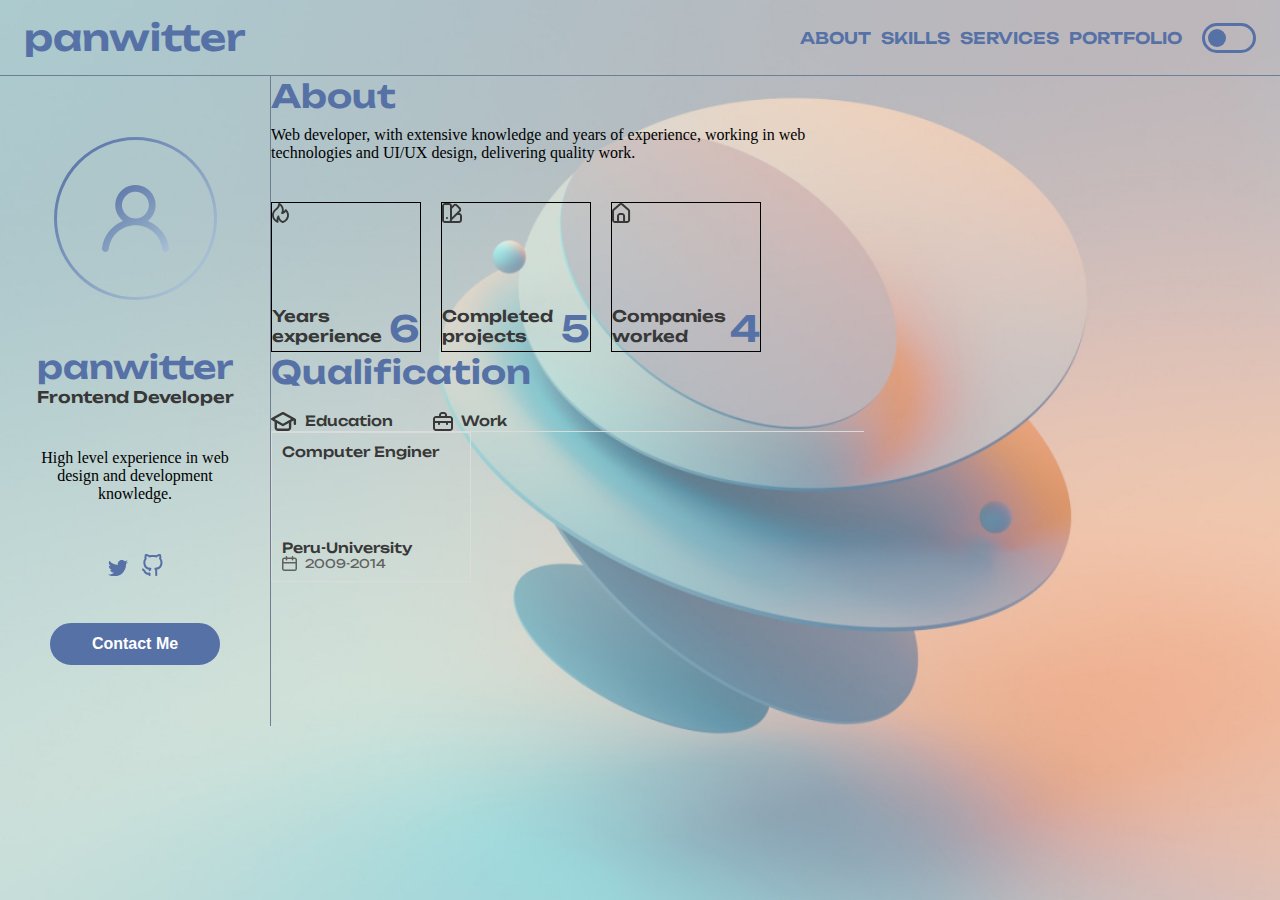
<file: index.html>
<!DOCTYPE html>
<html lang="ru">
  <head>
    <meta charset="UTF-8" />
    <meta name="viewport" content="width=device-width, initial-scale=1.0" />
    <title>картон</title>
    <link rel="stylesheet" href="./assets/css/style.css" />
    <script defer src="./assets/js/index.js"></script>
  </head>

  <body class="wrapper">
    <header class="header">
      <h1>panwitter</h1>
      <nav class="navigation">
        <div class="navigation-menu">
          <h3>ABOUT</h3>
          <h3>SKILLS</h3>
          <h3>SERVICES</h3>
          <h3>PORTFOLIO</h3>
        </div>
        <label for="switch" class="light-switch">
          <input type="checkbox" id="switch" />
          <div for="switch" class="switcher"></div>
        </label>
      </nav>
    </header>
    <main class="main">
      <aside class="sidebar">
        <div class="sidebar-profile">
          <img src="./assets/img/profileicon.svg" alt="" />
        </div>
        <div class="sidebar-tilte">
          <h2>panwitter</h2>
          <h4>Frontend Developer</h4>
        </div>
        <p>High level experience in web design and development knowledge.</p>
        <div class="sidebar-links">
          <img src="./assets/img/twittericon.svg" alt="" />
          <img src="./assets/img/github.svg" alt="" />
        </div>
        <div>
          <button class="btn-contact">Contact Me</button>
        </div>
      </aside>
      <main class="page-about">
        <section class="page-about_about">
          <div class="about_titles">
            <h2>About</h2>
            <p>
              Web developer, with extensive knowledge and years of experience,
              working in web technologies and UI/UX design, delivering quality
              work.
            </p>
            <div class="about_card-list">
              <article class="about-card-item">
                <img src="./assets/img/fire.svg" alt="" />
                <footer class="about-card-item_footer">
                  <h4>Years experience</h4>
                  <h1>6</h1>
                </footer>
              </article>
              <article class="about-card-item">
                <img src="./assets/img/projects.svg" alt="" />
                <footer class="about-card-item_footer">
                  <h4>Completed projects</h4>
                  <h1>5</h1>
                </footer>
              </article>
              <article class="about-card-item">
                <img src="./assets/img/home.svg" alt="" />
                <footer class="about-card-item_footer">
                  <h4>Companies worked</h4>
                  <h1>4</h1>
                </footer>
              </article>
            </div>
          </div>
        </section>
        <section class="page-about_qualification">
          <h2>Qualification</h2>
          <div class="page-about__choice-block">
            <div id="education" class="page-about__btn">
              <img src="./assets/img/education.svg" alt="" />
              <h5>Education</h5>
            </div>
            <div id="work" class="page-about__btn">
              <img src="./assets/img/workicon.svg" alt="" />
              <h5>Work</h5>
            </div>
          </div>

          <div class="page-about_profile-list">
            <article class="profile-item">
              <h5>Computer Enginer</h5>
              <div class="profile-item_bottom">
                <h5>Peru-University</h5>
                <div class="profile-item_date">
                  <img src="./assets/img/calendar.svg" alt="" />
                  <h6>2009-2014</h6>
                </div>
              </div>
            </article>
          </div>
        </section>
      </main>
    </main>
  </body>
</html>
</file>
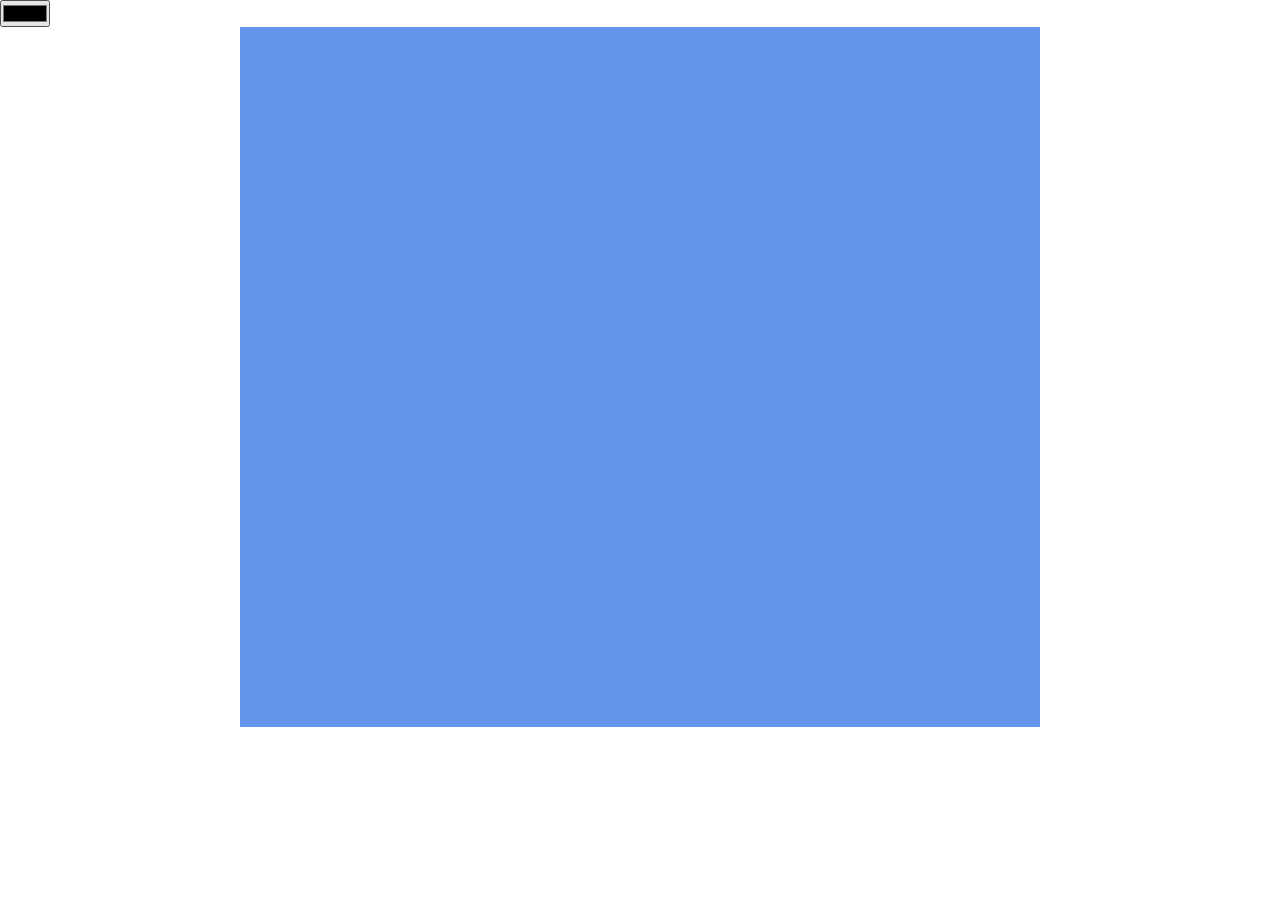
<file: whatahell/index.html>
<!DOCTYPE html>
<html lang="en">
  <head>
    <meta charset="UTF-8" />
    <meta name="viewport" content="width=device-width, initial-scale=1.0" />
    <link rel="stylesheet" href="./style.css" />
    <script defer src="./index.js"></script>
    <title>Document</title>
  </head>
  <body>
    <input id="color" type="color">
    <div class="bigbox"></div>
    </div>
  </body>
</html>
</file>
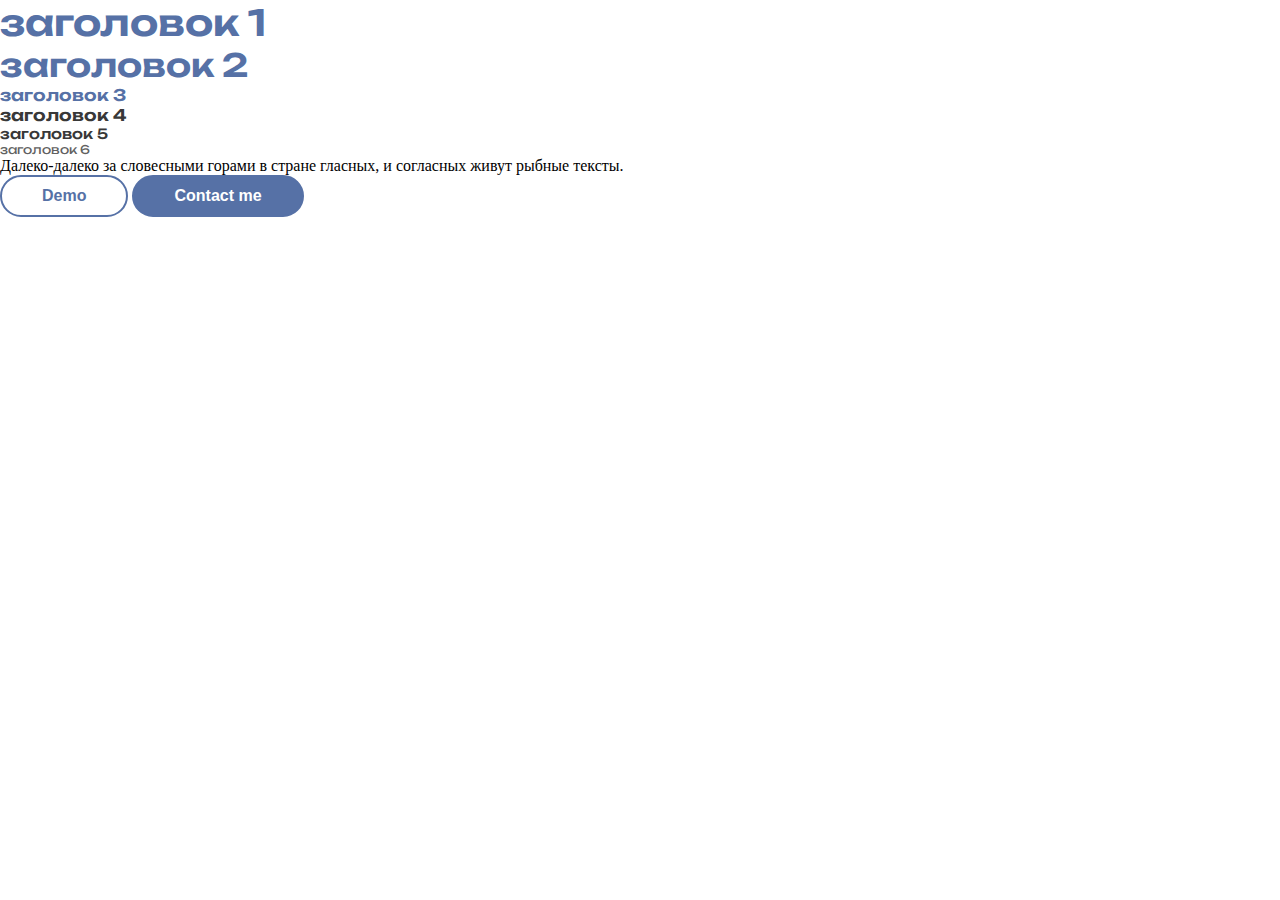
<file: normolize.html>
<!DOCTYPE html>
<html lang="en">
  <head>
    <meta charset="UTF-8" />
    <meta name="viewport" content="width=device-width, initial-scale=1.0" />
    <title>Document</title>
    <link rel="stylesheet" href="./assets/css/style.css" />
  </head>
  <body>
    <h1>заголовок 1</h1>
    <h2>заголовок 2</h2>
    <h3>заголовок 3</h3>
    <h4>заголовок 4</h4>
    <h5>заголовок 5</h5>
    <h6>заголовок 6</h6>
    <p>
      Далеко-далеко за словесными горами в стране гласных, и согласных живут
      рыбные тексты.
    </p>
    <button class="btn-demo">Demo</button>
    <button class="btn-contact">Contact me</button>
  </body>
</html>
</file>
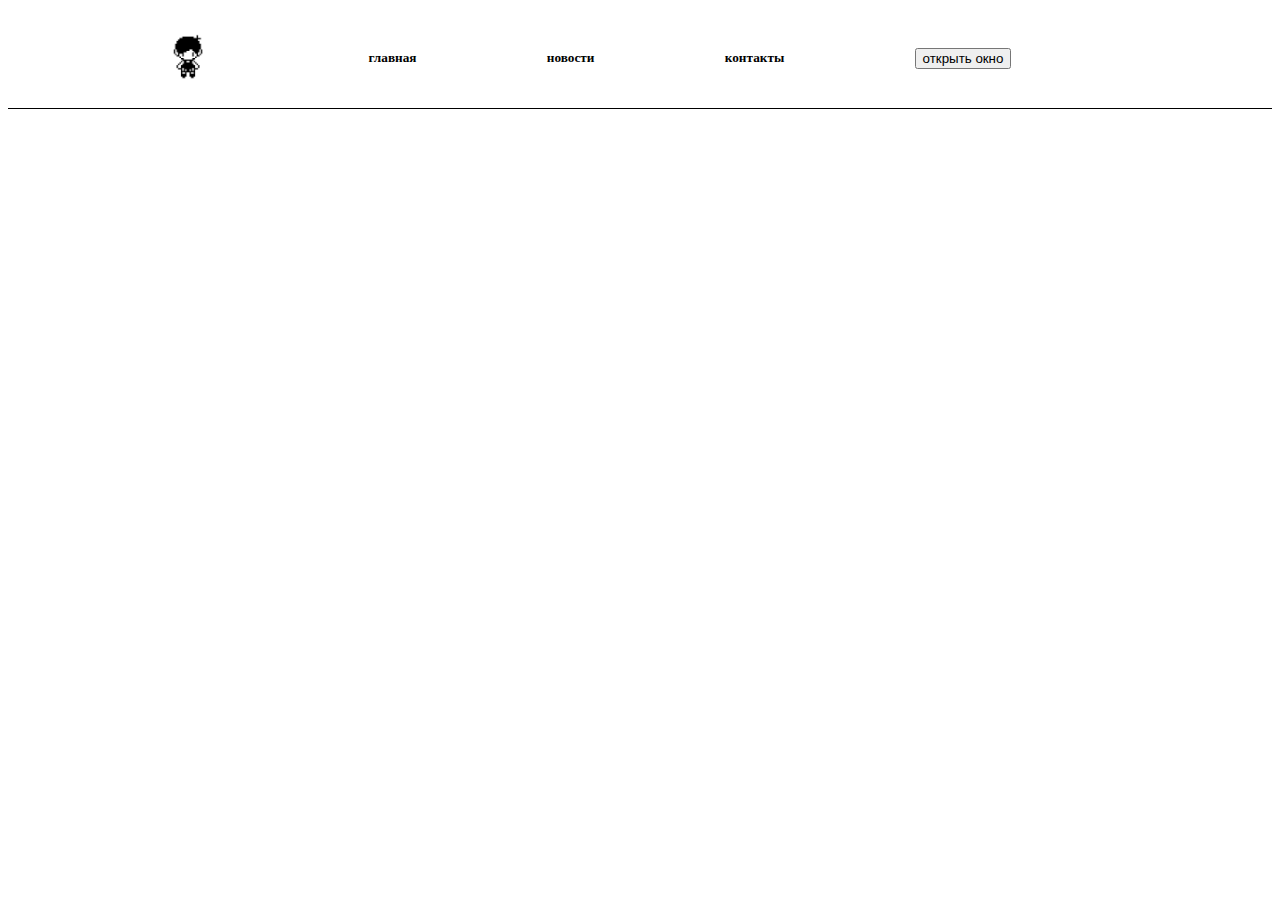
<file: chto/choto.html>
<!DOCTYPE html>
<html lang="en">
<head>
    <meta charset="UTF-8">
    <meta name="viewport" content="width=device-width, initial-scale=1.0">
    <title>Document</title>
    <link rel="stylesheet" href="./pon.css">
</head>
<body>
    <div class="header">
        <img class="omor" src="./omor.png" alt="">
        <h5>главная</h5>
        <h5>новости</h5>
        <h5>контакты</h5>
        <dialog id="modal">
            <h1>модальное окно</h1>
            <p>чтоо арбузики</p>
            <button id="close">закрыть окно</button>
        </dialog>
        <button id="open">открыть окно</button>
    <div class="cardnews">
        
    </div>
</body>
<script>
    let modal = document.getElementById("modal");
    let open = document.getElementById("open");
    let close = document.getElementById("close");

    open.onclick = () => {
        modal.showModal();
    }

    close.onclick = () => {
        modal.close();
    }
</script>
</html>
</file>
<file: whatahell/style.css>
* {
    margin: 0;
    padding: 0;
    box-sizing: border-box;
}
.block {
    width: 20px;
    height: 20px;
    background-color: cornflowerblue;
    /* border: 2px solid ; */
    box-sizing: border-box ;
}
.bigbox {
    background-color: bisque;
    display: flex;
    flex-wrap: wrap;
    max-width: 800px;
    height: 700px;
    margin: 0 auto;
    /* max-width: 600px;
    display: grid;
    grid-template-columns: repeat(3, 200px); */

}
.--active {
    background-color: blueviolet;
}
</file>
<file: chto/pon.css>
.omor {
    width: 100px;
    height: 100px;
}
.header {
    width: 100%;
    height: 100px;
    border-bottom: 1px solid black;
    display: flex;
    flex-direction: row;
    justify-content: space-evenly;
    align-items: center;
}
.cardnews {}
</file>
<file: assets/css/style.css>
@import url(./normalize.css);
@import url(./header.css);
@import url(./main.css);
@import url('https://fonts.googleapis.com/css2?family=Unbounded:wght@400;500;600&display=swap');
@import url(./sidebar.css);
@import url(./about.css);
</file>
